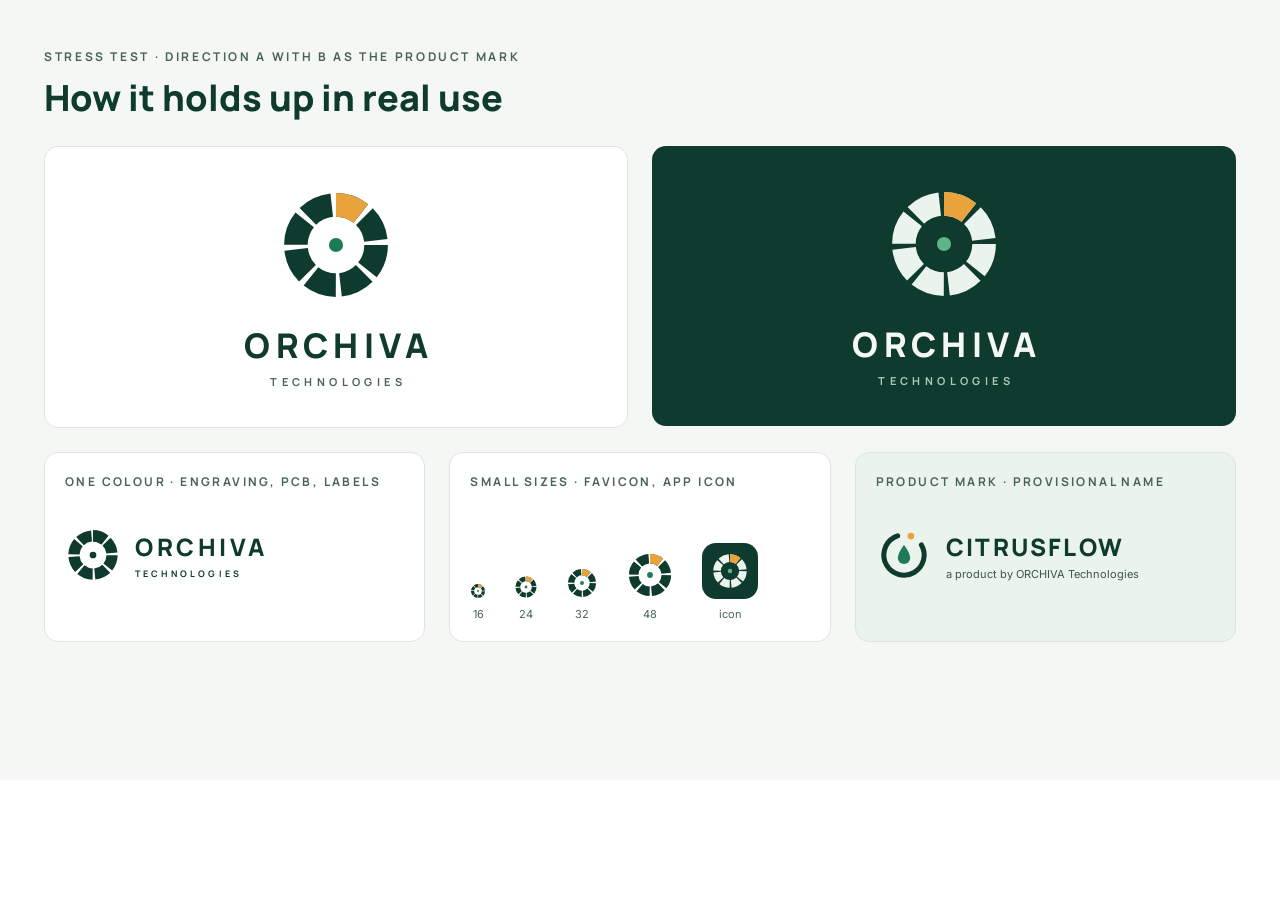
<file: Direction A in use-html/Applications.dc.html>
<!doctype html>
<html lang="en">
<head>
<meta charset="utf-8">
<title>Direction A in use</title>
<script src="./vendor/react.js"></script>
<script src="./vendor/react-dom.js"></script>
<script src="./support.js"></script>
</head>
<body>
<x-dc>
<helmet>
<link rel="preconnect" href="https://fonts.googleapis.com">
<link href="https://fonts.googleapis.com/css2?family=Inter:wght@400;500&amp;family=Manrope:wght@700;800&amp;display=swap" rel="stylesheet">
<style>
body{margin:0}
</style>
</helmet>
<div style="width: 1280px; height: 780px; box-sizing: border-box; padding: 48px 44px; background: #F4F7F3; font-family: 'Inter', system-ui, sans-serif; display: flex; flex-direction: column; gap: 24px">

<div style="display: flex; flex-direction: column; gap: 8px">
<div style="font-family: 'Manrope', sans-serif; font-weight: 700; font-size: 12px; letter-spacing: 0.22em; color: #4A6358">STRESS TEST · DIRECTION A WITH B AS THE PRODUCT MARK</div>
<h1 style="margin: 0; font-family: 'Manrope', sans-serif; font-weight: 800; font-size: 36px; color: #0F3B2E">How it holds up in real use</h1>
</div>

<div style="display: grid; grid-template-columns: repeat(2, minmax(0, 1fr)); gap: 24px">

<div style="height: 280px; background: #FFFFFF; border: 1px solid #DCE6DE; border-radius: 14px; display: flex; flex-direction: column; align-items: center; justify-content: center; gap: 18px">
<svg viewBox="0 0 100 100" width="118" height="118" role="img" aria-label="ORCHIVA mark on a light background">
<g transform="rotate(-90 50 50)" fill="none" stroke-width="20">
<circle cx="50" cy="50" r="34" stroke="#0F3B2E" stroke-dasharray="22.7 4"></circle>
<circle cx="50" cy="50" r="34" stroke="#E8A33D" stroke-dasharray="22.7 190.9"></circle>
</g>
<circle cx="50" cy="50" r="6" fill="#1F7A57"></circle>
</svg>
<div style="display: flex; flex-direction: column; align-items: center; gap: 6px">
<div style="font-family: 'Manrope', sans-serif; font-weight: 800; font-size: 34px; letter-spacing: 0.16em; color: #0F3B2E; padding-left: 0.16em">ORCHIVA</div>
<div style="font-family: 'Manrope', sans-serif; font-weight: 700; font-size: 11px; letter-spacing: 0.4em; color: #4A6358; padding-left: 0.4em">TECHNOLOGIES</div>
</div>
</div>

<div style="height: 280px; background: #0F3B2E; border-radius: 14px; display: flex; flex-direction: column; align-items: center; justify-content: center; gap: 18px">
<svg viewBox="0 0 100 100" width="118" height="118" role="img" aria-label="ORCHIVA mark reversed on dark green">
<g transform="rotate(-90 50 50)" fill="none" stroke-width="20">
<circle cx="50" cy="50" r="34" stroke="#EAF3EC" stroke-dasharray="22.7 4"></circle>
<circle cx="50" cy="50" r="34" stroke="#E8A33D" stroke-dasharray="22.7 190.9"></circle>
</g>
<circle cx="50" cy="50" r="6" fill="#5DB58A"></circle>
</svg>
<div style="display: flex; flex-direction: column; align-items: center; gap: 6px">
<div style="font-family: 'Manrope', sans-serif; font-weight: 800; font-size: 34px; letter-spacing: 0.16em; color: #F4F7F3; padding-left: 0.16em">ORCHIVA</div>
<div style="font-family: 'Manrope', sans-serif; font-weight: 700; font-size: 11px; letter-spacing: 0.4em; color: #A9C9B8; padding-left: 0.4em">TECHNOLOGIES</div>
</div>
</div>

</div>

<div style="display: grid; grid-template-columns: repeat(3, minmax(0, 1fr)); gap: 24px">

<div style="height: 190px; box-sizing: border-box; background: #FFFFFF; border: 1px solid #DCE6DE; border-radius: 14px; padding: 20px; display: flex; flex-direction: column; justify-content: space-between">
<div style="font-family: 'Manrope', sans-serif; font-weight: 700; font-size: 12px; letter-spacing: 0.2em; color: #4A6358">ONE COLOUR · ENGRAVING, PCB, LABELS</div>
<div style="display: flex; align-items: center; gap: 14px">
<svg viewBox="0 0 100 100" width="56" height="56" role="img" aria-label="ORCHIVA mark in one colour">
<g transform="rotate(-90 50 50)" fill="none" stroke-width="20">
<circle cx="50" cy="50" r="34" stroke="#0F3B2E" stroke-dasharray="22.7 4"></circle>
<circle cx="50" cy="50" r="34" stroke="#0F3B2E" stroke-dasharray="22.7 190.9"></circle>
</g>
<circle cx="50" cy="50" r="6" fill="#0F3B2E"></circle>
</svg>
<div style="display: flex; flex-direction: column; gap: 4px">
<div style="font-family: 'Manrope', sans-serif; font-weight: 800; font-size: 24px; letter-spacing: 0.16em; color: #0F3B2E">ORCHIVA</div>
<div style="font-family: 'Manrope', sans-serif; font-weight: 700; font-size: 9px; letter-spacing: 0.34em; color: #0F3B2E">TECHNOLOGIES</div>
</div>
</div>
<div style="height: 1px"></div>
</div>

<div style="height: 190px; box-sizing: border-box; background: #FFFFFF; border: 1px solid #DCE6DE; border-radius: 14px; padding: 20px; display: flex; flex-direction: column; justify-content: space-between">
<div style="font-family: 'Manrope', sans-serif; font-weight: 700; font-size: 12px; letter-spacing: 0.2em; color: #4A6358">SMALL SIZES · FAVICON, APP ICON</div>
<div style="display: flex; align-items: flex-end; gap: 28px">
<div style="display: flex; flex-direction: column; align-items: center; gap: 8px">
<svg viewBox="0 0 100 100" width="16" height="16" role="img" aria-label="Mark at 16 pixels">
<g transform="rotate(-90 50 50)" fill="none" stroke-width="20">
<circle cx="50" cy="50" r="34" stroke="#0F3B2E" stroke-dasharray="22.7 4"></circle>
<circle cx="50" cy="50" r="34" stroke="#E8A33D" stroke-dasharray="22.7 190.9"></circle>
</g>
<circle cx="50" cy="50" r="6" fill="#1F7A57"></circle>
</svg>
<span style="font-size: 11px; color: #4A6358">16</span>
</div>
<div style="display: flex; flex-direction: column; align-items: center; gap: 8px">
<svg viewBox="0 0 100 100" width="24" height="24" role="img" aria-label="Mark at 24 pixels">
<g transform="rotate(-90 50 50)" fill="none" stroke-width="20">
<circle cx="50" cy="50" r="34" stroke="#0F3B2E" stroke-dasharray="22.7 4"></circle>
<circle cx="50" cy="50" r="34" stroke="#E8A33D" stroke-dasharray="22.7 190.9"></circle>
</g>
<circle cx="50" cy="50" r="6" fill="#1F7A57"></circle>
</svg>
<span style="font-size: 11px; color: #4A6358">24</span>
</div>
<div style="display: flex; flex-direction: column; align-items: center; gap: 8px">
<svg viewBox="0 0 100 100" width="32" height="32" role="img" aria-label="Mark at 32 pixels">
<g transform="rotate(-90 50 50)" fill="none" stroke-width="20">
<circle cx="50" cy="50" r="34" stroke="#0F3B2E" stroke-dasharray="22.7 4"></circle>
<circle cx="50" cy="50" r="34" stroke="#E8A33D" stroke-dasharray="22.7 190.9"></circle>
</g>
<circle cx="50" cy="50" r="6" fill="#1F7A57"></circle>
</svg>
<span style="font-size: 11px; color: #4A6358">32</span>
</div>
<div style="display: flex; flex-direction: column; align-items: center; gap: 8px">
<svg viewBox="0 0 100 100" width="48" height="48" role="img" aria-label="Mark at 48 pixels">
<g transform="rotate(-90 50 50)" fill="none" stroke-width="20">
<circle cx="50" cy="50" r="34" stroke="#0F3B2E" stroke-dasharray="22.7 4"></circle>
<circle cx="50" cy="50" r="34" stroke="#E8A33D" stroke-dasharray="22.7 190.9"></circle>
</g>
<circle cx="50" cy="50" r="6" fill="#1F7A57"></circle>
</svg>
<span style="font-size: 11px; color: #4A6358">48</span>
</div>
<div style="display: flex; flex-direction: column; align-items: center; gap: 8px">
<div style="width: 56px; height: 56px; border-radius: 14px; background: #0F3B2E; display: flex; align-items: center; justify-content: center">
<svg viewBox="0 0 100 100" width="38" height="38" role="img" aria-label="App icon">
<g transform="rotate(-90 50 50)" fill="none" stroke-width="20">
<circle cx="50" cy="50" r="34" stroke="#EAF3EC" stroke-dasharray="22.7 4"></circle>
<circle cx="50" cy="50" r="34" stroke="#E8A33D" stroke-dasharray="22.7 190.9"></circle>
</g>
<circle cx="50" cy="50" r="6" fill="#5DB58A"></circle>
</svg>
</div>
<span style="font-size: 11px; color: #4A6358">icon</span>
</div>
</div>
</div>

<div style="height: 190px; box-sizing: border-box; background: #EAF3EC; border: 1px solid #DCE6DE; border-radius: 14px; padding: 20px; display: flex; flex-direction: column; justify-content: space-between">
<div style="font-family: 'Manrope', sans-serif; font-weight: 700; font-size: 12px; letter-spacing: 0.2em; color: #4A6358">PRODUCT MARK · PROVISIONAL NAME</div>
<div style="display: flex; align-items: center; gap: 14px">
<svg viewBox="0 0 100 100" width="56" height="56" role="img" aria-label="CITRUSFLOW product mark">
<circle cx="50" cy="50" r="36" fill="none" stroke="#0F3B2E" stroke-width="9" stroke-linecap="round" stroke-dasharray="176 50.2" transform="rotate(-30 50 50)"></circle>
<path d="M50 32 C50 32 39 46 39 55 a11 11 0 0 0 22 0 C61 46 50 32 50 32Z" fill="#1F7A57"></path>
<circle cx="62.3" cy="16.2" r="6" fill="#E8A33D"></circle>
</svg>
<div style="display: flex; flex-direction: column; gap: 4px">
<div style="font-family: 'Manrope', sans-serif; font-weight: 800; font-size: 24px; letter-spacing: 0.1em; color: #0F3B2E">CITRUSFLOW</div>
<div style="font-size: 11px; color: #3D5549">a product by ORCHIVA Technologies</div>
</div>
</div>
<div style="height: 1px"></div>
</div>

</div>

</div>
</x-dc>
<script type="text/x-dc" data-dc-script data-props='{"$preview":{"width":1280,"height":780}}'>
class Component extends DCLogic {
renderVals() {
return {};
}
}
</script>
</body>
</html>
</file>
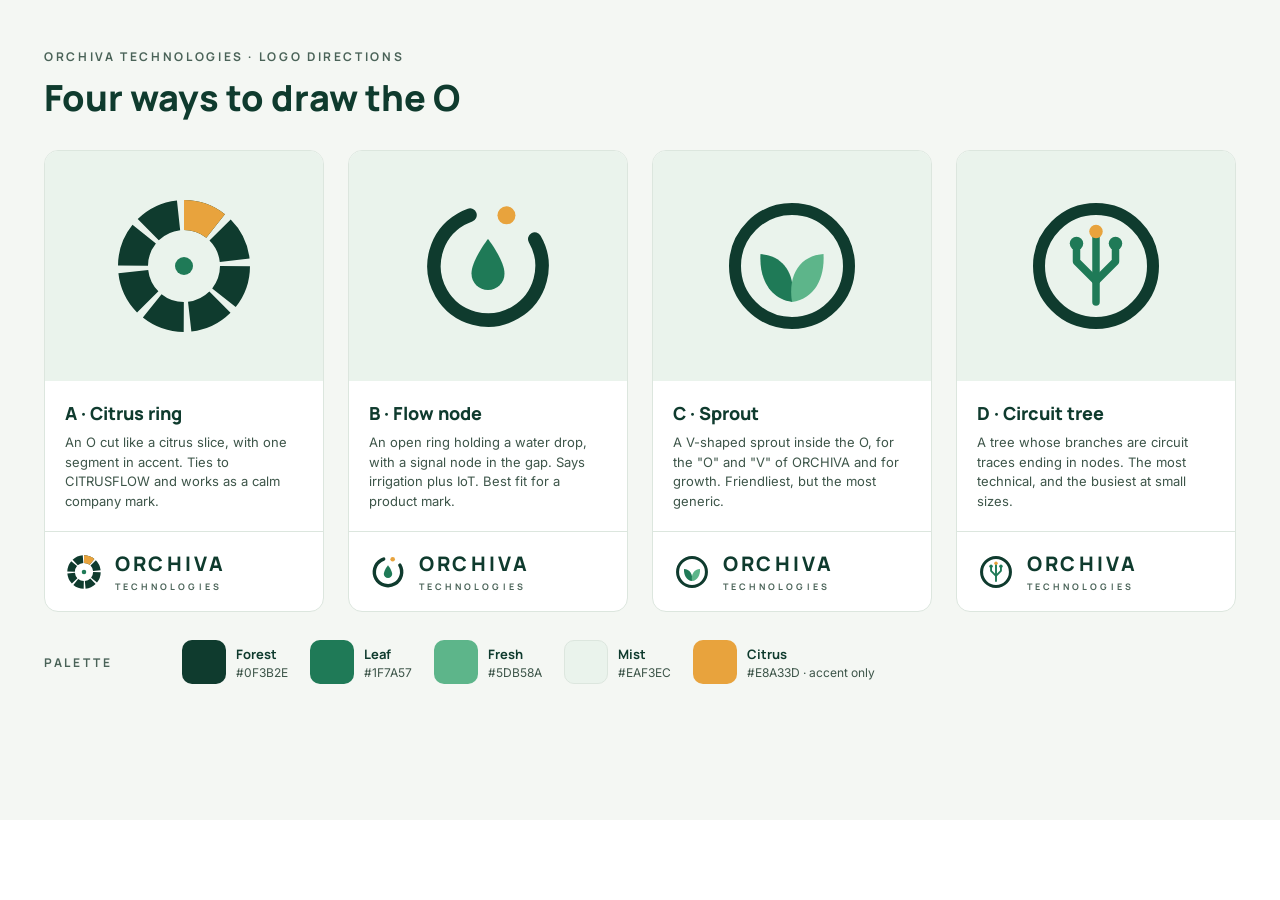
<file: Four directions-html/Main.dc.html>
<!doctype html>
<html lang="en">
<head>
<meta charset="utf-8">
<title>ORCHIVA logo directions</title>
<script src="./vendor/react.js"></script>
<script src="./vendor/react-dom.js"></script>
<script src="./support.js"></script>
</head>
<body>
<x-dc>
<helmet>
<link rel="preconnect" href="https://fonts.googleapis.com">
<link href="https://fonts.googleapis.com/css2?family=Inter:wght@400;500&amp;family=Manrope:wght@700;800&amp;display=swap" rel="stylesheet">
<style>
body{margin:0}
</style>
</helmet>
<div style="width: 1280px; height: 820px; box-sizing: border-box; padding: 48px 44px; background: #F4F7F3; font-family: 'Inter', system-ui, sans-serif; display: flex; flex-direction: column; gap: 28px">

<div style="display: flex; flex-direction: column; gap: 8px">
<div style="font-family: 'Manrope', sans-serif; font-weight: 700; font-size: 12px; letter-spacing: 0.22em; color: #4A6358">ORCHIVA TECHNOLOGIES · LOGO DIRECTIONS</div>
<h1 style="margin: 0; font-family: 'Manrope', sans-serif; font-weight: 800; font-size: 36px; color: #0F3B2E">Four ways to draw the O</h1>
</div>

<div style="display: grid; grid-template-columns: repeat(4, minmax(0, 1fr)); gap: 24px">

<div style="background: #FFFFFF; border: 1px solid #DCE6DE; border-radius: 14px; overflow: hidden; display: flex; flex-direction: column">
<div style="height: 230px; background: #EAF3EC; display: flex; align-items: center; justify-content: center">
<svg viewBox="0 0 100 100" width="150" height="150" role="img" aria-label="Direction A: ring cut like a citrus slice">
<g transform="rotate(-90 50 50)" fill="none" stroke-width="20">
<circle cx="50" cy="50" r="34" stroke="#0F3B2E" stroke-dasharray="22.7 4"></circle>
<circle cx="50" cy="50" r="34" stroke="#E8A33D" stroke-dasharray="22.7 190.9"></circle>
</g>
<circle cx="50" cy="50" r="6" fill="#1F7A57"></circle>
</svg>
</div>
<div style="padding: 20px; display: flex; flex-direction: column; gap: 8px">
<h2 style="margin: 0; font-family: 'Manrope', sans-serif; font-weight: 800; font-size: 18px; color: #0F3B2E">A · Citrus ring</h2>
<p style="margin: 0; font-size: 13px; line-height: 1.5; color: #3D5549">An O cut like a citrus slice, with one segment in accent. Ties to CITRUSFLOW and works as a calm company mark.</p>
</div>
<div style="border-top: 1px solid #DCE6DE; padding: 18px 20px; display: flex; align-items: center; gap: 12px">
<svg viewBox="0 0 100 100" width="38" height="38" aria-hidden="true">
<g transform="rotate(-90 50 50)" fill="none" stroke-width="20">
<circle cx="50" cy="50" r="34" stroke="#0F3B2E" stroke-dasharray="22.7 4"></circle>
<circle cx="50" cy="50" r="34" stroke="#E8A33D" stroke-dasharray="22.7 190.9"></circle>
</g>
<circle cx="50" cy="50" r="6" fill="#1F7A57"></circle>
</svg>
<div style="display: flex; flex-direction: column; gap: 3px">
<div style="font-family: 'Manrope', sans-serif; font-weight: 800; font-size: 20px; letter-spacing: 0.16em; color: #0F3B2E">ORCHIVA</div>
<div style="font-family: 'Manrope', sans-serif; font-weight: 700; font-size: 9px; letter-spacing: 0.34em; color: #4A6358">TECHNOLOGIES</div>
</div>
</div>
</div>

<div style="background: #FFFFFF; border: 1px solid #DCE6DE; border-radius: 14px; overflow: hidden; display: flex; flex-direction: column">
<div style="height: 230px; background: #EAF3EC; display: flex; align-items: center; justify-content: center">
<svg viewBox="0 0 100 100" width="150" height="150" role="img" aria-label="Direction B: open ring with a water drop and a signal node">
<circle cx="50" cy="50" r="36" fill="none" stroke="#0F3B2E" stroke-width="9" stroke-linecap="round" stroke-dasharray="176 50.2" transform="rotate(-30 50 50)"></circle>
<path d="M50 32 C50 32 39 46 39 55 a11 11 0 0 0 22 0 C61 46 50 32 50 32Z" fill="#1F7A57"></path>
<circle cx="62.3" cy="16.2" r="6" fill="#E8A33D"></circle>
</svg>
</div>
<div style="padding: 20px; display: flex; flex-direction: column; gap: 8px">
<h2 style="margin: 0; font-family: 'Manrope', sans-serif; font-weight: 800; font-size: 18px; color: #0F3B2E">B · Flow node</h2>
<p style="margin: 0; font-size: 13px; line-height: 1.5; color: #3D5549">An open ring holding a water drop, with a signal node in the gap. Says irrigation plus IoT. Best fit for a product mark.</p>
</div>
<div style="border-top: 1px solid #DCE6DE; padding: 18px 20px; display: flex; align-items: center; gap: 12px">
<svg viewBox="0 0 100 100" width="38" height="38" aria-hidden="true">
<circle cx="50" cy="50" r="36" fill="none" stroke="#0F3B2E" stroke-width="9" stroke-linecap="round" stroke-dasharray="176 50.2" transform="rotate(-30 50 50)"></circle>
<path d="M50 32 C50 32 39 46 39 55 a11 11 0 0 0 22 0 C61 46 50 32 50 32Z" fill="#1F7A57"></path>
<circle cx="62.3" cy="16.2" r="6" fill="#E8A33D"></circle>
</svg>
<div style="display: flex; flex-direction: column; gap: 3px">
<div style="font-family: 'Manrope', sans-serif; font-weight: 800; font-size: 20px; letter-spacing: 0.16em; color: #0F3B2E">ORCHIVA</div>
<div style="font-family: 'Manrope', sans-serif; font-weight: 700; font-size: 9px; letter-spacing: 0.34em; color: #4A6358">TECHNOLOGIES</div>
</div>
</div>
</div>

<div style="background: #FFFFFF; border: 1px solid #DCE6DE; border-radius: 14px; overflow: hidden; display: flex; flex-direction: column">
<div style="height: 230px; background: #EAF3EC; display: flex; align-items: center; justify-content: center">
<svg viewBox="0 0 100 100" width="150" height="150" role="img" aria-label="Direction C: a two-leaf sprout inside a ring">
<circle cx="50" cy="50" r="38" fill="none" stroke="#0F3B2E" stroke-width="8"></circle>
<path d="M50 74 C35 72 28 58 29 42 C44 43 53 55 50 74Z" fill="#1F7A57"></path>
<path d="M50 74 C65 72 72 58 71 42 C56 43 47 55 50 74Z" fill="#5DB58A"></path>
</svg>
</div>
<div style="padding: 20px; display: flex; flex-direction: column; gap: 8px">
<h2 style="margin: 0; font-family: 'Manrope', sans-serif; font-weight: 800; font-size: 18px; color: #0F3B2E">C · Sprout</h2>
<p style="margin: 0; font-size: 13px; line-height: 1.5; color: #3D5549">A V-shaped sprout inside the O, for the "O" and "V" of ORCHIVA and for growth. Friendliest, but the most generic.</p>
</div>
<div style="border-top: 1px solid #DCE6DE; padding: 18px 20px; display: flex; align-items: center; gap: 12px">
<svg viewBox="0 0 100 100" width="38" height="38" aria-hidden="true">
<circle cx="50" cy="50" r="38" fill="none" stroke="#0F3B2E" stroke-width="8"></circle>
<path d="M50 74 C35 72 28 58 29 42 C44 43 53 55 50 74Z" fill="#1F7A57"></path>
<path d="M50 74 C65 72 72 58 71 42 C56 43 47 55 50 74Z" fill="#5DB58A"></path>
</svg>
<div style="display: flex; flex-direction: column; gap: 3px">
<div style="font-family: 'Manrope', sans-serif; font-weight: 800; font-size: 20px; letter-spacing: 0.16em; color: #0F3B2E">ORCHIVA</div>
<div style="font-family: 'Manrope', sans-serif; font-weight: 700; font-size: 9px; letter-spacing: 0.34em; color: #4A6358">TECHNOLOGIES</div>
</div>
</div>
</div>

<div style="background: #FFFFFF; border: 1px solid #DCE6DE; border-radius: 14px; overflow: hidden; display: flex; flex-direction: column">
<div style="height: 230px; background: #EAF3EC; display: flex; align-items: center; justify-content: center">
<svg viewBox="0 0 100 100" width="150" height="150" role="img" aria-label="Direction D: a tree whose branches are circuit traces, inside a ring">
<circle cx="50" cy="50" r="38" fill="none" stroke="#0F3B2E" stroke-width="8"></circle>
<g fill="none" stroke="#1F7A57" stroke-width="5" stroke-linecap="round" stroke-linejoin="round">
<path d="M50 74 V28"></path>
<path d="M50 60 L37 47 V36"></path>
<path d="M50 60 L63 47 V36"></path>
</g>
<circle cx="37" cy="35" r="4.5" fill="#1F7A57"></circle>
<circle cx="63" cy="35" r="4.5" fill="#1F7A57"></circle>
<circle cx="50" cy="27" r="4.5" fill="#E8A33D"></circle>
</svg>
</div>
<div style="padding: 20px; display: flex; flex-direction: column; gap: 8px">
<h2 style="margin: 0; font-family: 'Manrope', sans-serif; font-weight: 800; font-size: 18px; color: #0F3B2E">D · Circuit tree</h2>
<p style="margin: 0; font-size: 13px; line-height: 1.5; color: #3D5549">A tree whose branches are circuit traces ending in nodes. The most technical, and the busiest at small sizes.</p>
</div>
<div style="border-top: 1px solid #DCE6DE; padding: 18px 20px; display: flex; align-items: center; gap: 12px">
<svg viewBox="0 0 100 100" width="38" height="38" aria-hidden="true">
<circle cx="50" cy="50" r="38" fill="none" stroke="#0F3B2E" stroke-width="8"></circle>
<g fill="none" stroke="#1F7A57" stroke-width="5" stroke-linecap="round" stroke-linejoin="round">
<path d="M50 74 V28"></path>
<path d="M50 60 L37 47 V36"></path>
<path d="M50 60 L63 47 V36"></path>
</g>
<circle cx="37" cy="35" r="4.5" fill="#1F7A57"></circle>
<circle cx="63" cy="35" r="4.5" fill="#1F7A57"></circle>
<circle cx="50" cy="27" r="4.5" fill="#E8A33D"></circle>
</svg>
<div style="display: flex; flex-direction: column; gap: 3px">
<div style="font-family: 'Manrope', sans-serif; font-weight: 800; font-size: 20px; letter-spacing: 0.16em; color: #0F3B2E">ORCHIVA</div>
<div style="font-family: 'Manrope', sans-serif; font-weight: 700; font-size: 9px; letter-spacing: 0.34em; color: #4A6358">TECHNOLOGIES</div>
</div>
</div>
</div>

</div>

<div style="display: flex; align-items: center; gap: 28px">
<div style="font-family: 'Manrope', sans-serif; font-weight: 700; font-size: 12px; letter-spacing: 0.22em; color: #4A6358; width: 110px">PALETTE</div>
<div style="display: flex; gap: 22px">
<div style="display: flex; align-items: center; gap: 10px">
<div style="width: 44px; height: 44px; border-radius: 10px; background: #0F3B2E"></div>
<div style="display: flex; flex-direction: column; gap: 2px"><span style="font-family: 'Manrope', sans-serif; font-weight: 700; font-size: 13px; color: #0F3B2E">Forest</span><span style="font-size: 12px; color: #3D5549">#0F3B2E</span></div>
</div>
<div style="display: flex; align-items: center; gap: 10px">
<div style="width: 44px; height: 44px; border-radius: 10px; background: #1F7A57"></div>
<div style="display: flex; flex-direction: column; gap: 2px"><span style="font-family: 'Manrope', sans-serif; font-weight: 700; font-size: 13px; color: #0F3B2E">Leaf</span><span style="font-size: 12px; color: #3D5549">#1F7A57</span></div>
</div>
<div style="display: flex; align-items: center; gap: 10px">
<div style="width: 44px; height: 44px; border-radius: 10px; background: #5DB58A"></div>
<div style="display: flex; flex-direction: column; gap: 2px"><span style="font-family: 'Manrope', sans-serif; font-weight: 700; font-size: 13px; color: #0F3B2E">Fresh</span><span style="font-size: 12px; color: #3D5549">#5DB58A</span></div>
</div>
<div style="display: flex; align-items: center; gap: 10px">
<div style="width: 44px; height: 44px; border-radius: 10px; background: #EAF3EC; border: 1px solid #DCE6DE; box-sizing: border-box"></div>
<div style="display: flex; flex-direction: column; gap: 2px"><span style="font-family: 'Manrope', sans-serif; font-weight: 700; font-size: 13px; color: #0F3B2E">Mist</span><span style="font-size: 12px; color: #3D5549">#EAF3EC</span></div>
</div>
<div style="display: flex; align-items: center; gap: 10px">
<div style="width: 44px; height: 44px; border-radius: 10px; background: #E8A33D"></div>
<div style="display: flex; flex-direction: column; gap: 2px"><span style="font-family: 'Manrope', sans-serif; font-weight: 700; font-size: 13px; color: #0F3B2E">Citrus</span><span style="font-size: 12px; color: #3D5549">#E8A33D · accent only</span></div>
</div>
</div>
</div>

</div>
</x-dc>
<script type="text/x-dc" data-dc-script data-props='{"$preview":{"width":1280,"height":820}}'>
class Component extends DCLogic {
renderVals() {
return {};
}
}
</script>
</body>
</html>
</file>
